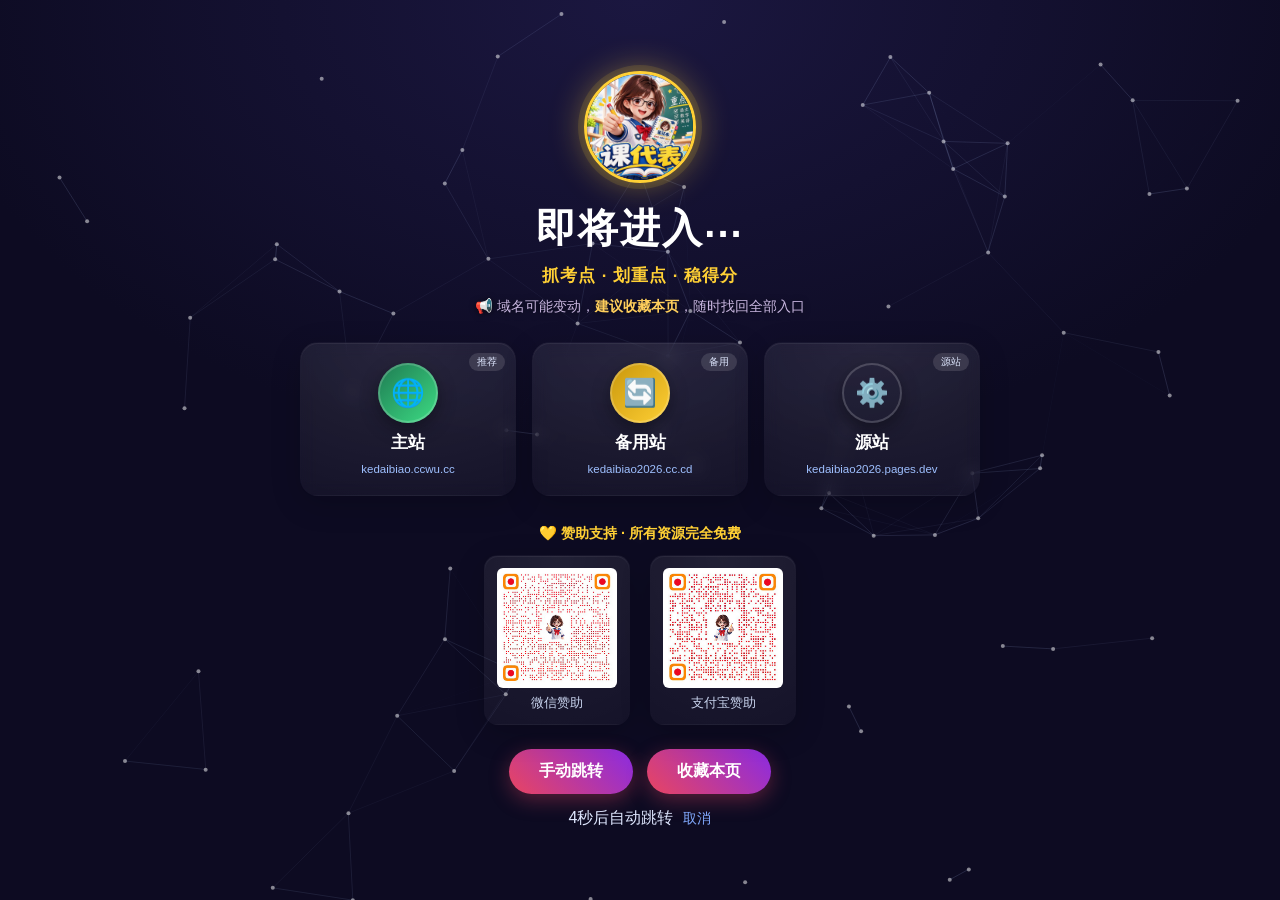
<file: index.html>
<!DOCTYPE html>
<html lang="zh-CN">
<head>
  <meta charset="UTF-8" />
  <link rel="icon" href="assets/avatar.jpg" />
  <meta name="viewport" content="width=device-width, initial-scale=1.0" />
  <title>课代表 · 永久收藏页</title>
  <style>
    *{margin:0;padding:0;box-sizing:border-box}
    html,body{width:100%;min-height:100%}
    body{font-family:"Helvetica Neue","PingFang SC","Hiragino Sans GB","Microsoft YaHei",Arial,sans-serif;
      min-height:100vh;color:#e8edf7;overflow-x:hidden;background:#0d0b22;
      background-image:radial-gradient(1100px 700px at 50% 0%,#1b1740 0%,#0d0b22 65%)}
    /* 全屏粒子背景：鼠标可互动 */
    #particles{position:fixed;inset:0;width:100%;height:100%;z-index:0;display:block}
    /* 内容层：不套大盒子，直接悬浮在背景上 */
    .wrap{position:relative;z-index:2;min-height:100vh;display:flex;flex-direction:column;align-items:center;justify-content:center;
      padding:40px 16px;text-align:center}
    .avatar{width:112px;height:112px;border-radius:50%;display:block;object-fit:cover;
      border:3px solid #ffd035;box-shadow:0 0 0 6px rgba(255,208,53,.12),0 0 34px rgba(255,208,53,.45);
      animation:float 4s ease-in-out infinite,magic 3s ease-in-out infinite alternate}
    h1{font-size:clamp(1.9rem,5vw,2.5rem);margin:18px 0 8px;color:#fff;font-weight:800;display:flex;justify-content:center;letter-spacing:2px}
    h1 span{display:inline-block;animation:wave 1.8s infinite;animation-delay:calc(.1s * var(--i))}
    .slogan{color:#ffd035;font-size:1.05rem;font-weight:700;letter-spacing:1px}
    .tip{font-size:.9rem;color:#c9b7e0;margin:10px 0 26px;text-shadow:0 1px 6px rgba(0,0,0,.6)}
    .tip b{color:#ffcf5c}
    /* 三个炫酷入口：并排卡片，宽度自适应，不再铺满整行 */
    .sites{display:grid;grid-template-columns:repeat(3,minmax(0,1fr));gap:16px;width:min(680px,100%);margin-bottom:28px}
    .site-card{position:relative;display:flex;flex-direction:column;align-items:center;gap:8px;text-decoration:none;
      padding:20px 12px 18px;border-radius:18px;
      background:radial-gradient(120% 120% at 50% 0%,rgba(255,255,255,.10),rgba(255,255,255,.03));
      border:1px solid transparent;box-shadow:0 8px 30px rgba(0,0,0,.18),inset 0 1px 0 rgba(255,255,255,.06);
      backdrop-filter:blur(8px);-webkit-backdrop-filter:blur(8px);
      transition:transform .3s cubic-bezier(.2,.8,.2,1),box-shadow .3s,border-color .3s;
      animation:cardIn .7s both;overflow:hidden}
    .site-card:nth-child(1){animation-delay:.05s}.site-card:nth-child(2){animation-delay:.15s}.site-card:nth-child(3){animation-delay:.25s}
    .site-card::after{content:"";position:absolute;inset:0;border-radius:inherit;opacity:0;transition:opacity .3s;pointer-events:none}
    .site-card:hover{transform:translateY(-10px) scale(1.04);border-color:rgba(255,255,255,.4)}
    .site-card.main:hover{box-shadow:0 14px 40px rgba(46,204,113,.35)}
    .site-card.backup:hover{box-shadow:0 14px 40px rgba(255,208,53,.32)}
    .site-card.source:hover{box-shadow:0 14px 40px rgba(155,89,182,.38)}
    .orb{width:60px;height:60px;border-radius:50%;display:flex;align-items:center;justify-content:center;font-size:1.7rem;
      color:#fff;box-shadow:0 6px 18px rgba(0,0,0,.35),inset 0 0 0 2px rgba(255,255,255,.18)}
    .main .orb{background:linear-gradient(135deg,#1e7a52,#3ddc84)}
    .backup .orb{background:linear-gradient(135deg,#c8960c,#ffd035)}
    .source .orb{background:linear-gradient(135deg:#5b3fa8,#a86ff0)}
    .site-name{font-size:1.05rem;font-weight:800;color:#fff}
    .site-url{font-size:.72rem;color:#9fc0ff;word-break:break-all;line-height:1.35}
    .site-card:hover .site-url{color:#ffd98a}
    .site-badge{position:absolute;top:10px;right:10px;font-size:.62rem;padding:2px 8px;border-radius:20px;
      background:rgba(255,255,255,.12);color:#dfe7ff}
    /* 赞助：轻玻璃小卡 */
    .sponsor{width:min(680px,100%);margin-bottom:24px;animation:cardIn .8s .3s both}
    .sponsor .st{font-size:.9rem;color:#ffd035;margin-bottom:12px;font-weight:600}
    .qr-row{display:flex;gap:20px;justify-content:center;flex-wrap:wrap}
    .qr-card{background:radial-gradient(120% 120% at 50% 0%,rgba(255,255,255,.09),rgba(255,255,255,.03));
      border:1px solid transparent;box-shadow:0 8px 30px rgba(0,0,0,.2),inset 0 1px 0 rgba(255,255,255,.06);border-radius:14px;
      padding:12px;display:flex;flex-direction:column;align-items:center;gap:6px;color:#c9d4ee;font-size:.82rem;
      transition:transform .3s,box-shadow .3s}
    .qr-card:hover{transform:translateY(-6px);box-shadow:0 12px 30px rgba(0,0,0,.35)}
    .qr-card img{width:120px;height:120px;background:#fff;border-radius:6px;padding:4px;display:block}
    /* 操作按钮 */
    .actions{display:flex;gap:14px;justify-content:center;flex-wrap:wrap;margin-bottom:14px}
    .btn{font-size:1rem;text-decoration:none;background:linear-gradient(45deg,#e94560,#8a2be2);color:#fff;
      padding:12px 30px;border:none;border-radius:50px;cursor:pointer;font-weight:600;
      box-shadow:0 6px 20px rgba(233,69,96,.35);transition:all .3s}
    .btn:hover{transform:translateY(-4px) scale(1.05);box-shadow:0 10px 30px rgba(233,69,96,.55)}
    .countdown{font-size:1rem;color:#dfe7ff;font-weight:500}
    .countdown #cancel{color:#82aaff;cursor:pointer;font-size:.85em;margin-left:10px}
    .countdown #cancel:hover{text-decoration:underline}
    @keyframes float{0%,100%{transform:translateY(0)}50%{transform:translateY(-12px)}}
    @keyframes magic{from{box-shadow:0 0 0 6px rgba(255,208,53,.10),0 0 26px rgba(255,208,53,.35)}
      to{box-shadow:0 0 0 9px rgba(255,208,53,.18),0 0 42px rgba(255,208,53,.65)}}
    @keyframes wave{0%,40%,100%{transform:translateY(0);text-shadow:0 0 4px rgba(255,255,255,.4)}
      20%{transform:translateY(-14px);text-shadow:0 0 18px #fff,0 0 28px #82aaff,0 0 40px #82aaff}}
    @keyframes cardIn{from{opacity:0;transform:translateY(18px)}to{opacity:1;transform:translateY(0)}}
    /* 收藏弹窗 */
    .modal{position:fixed;inset:0;background:rgba(0,0,0,.7);display:flex;align-items:center;justify-content:center;
      visibility:hidden;opacity:0;transition:opacity .3s,visibility .3s;z-index:100}
    .modal.active{visibility:visible;opacity:1}
    .modal-content{background:#1b1b2b;color:#e0e0e0;padding:30px;border-radius:12px;text-align:center;max-width:82%;
      box-shadow:0 8px 30px rgba(0,0,0,.5);border:1px solid rgba(255,255,255,.12)}
    .modal-content p{font-size:1.15rem;margin-bottom:20px;color:#fff}
    .close-btn{background:#e94560;color:#fff;border:none;padding:10px 22px;border-radius:20px;cursor:pointer}
    .close-btn:hover{background:#c63a50}
    @media(max-width:640px){.sites{grid-template-columns:1fr;gap:12px}.site-card{flex-direction:row;text-align:left;justify-content:flex-start;padding:14px 18px;gap:14px}
      .orb{width:48px;height:48px;font-size:1.3rem;flex-shrink:0}.site-name{font-size:1rem}.site-url{font-size:.78rem}.site-badge{display:none}
      .avatar{width:96px;height:96px}.actions{flex-direction:column;align-items:center;gap:10px}.btn{width:80%;text-align:center}}
    @media(prefers-reduced-motion:reduce){*{animation:none!important;transition:none!important}}
  </style>
</head>
<body>
  <canvas id="particles"></canvas>

  <div class="wrap">
    <img class="avatar" src="assets/avatar.jpg" alt="课代表头像" />
    <h1>
      <span style="--i:1">即</span><span style="--i:2">将</span><span style="--i:3">进</span><span style="--i:4">入</span><span style="--i:5">.</span><span style="--i:6">.</span><span style="--i:7">.</span>
    </h1>
    <div class="slogan">抓考点 · 划重点 · 稳得分</div>
    <div class="tip">📢 域名可能变动，<b>建议收藏本页</b>，随时找回全部入口</div>

    <div class="sites">
      <a class="site-card main" href="https://kedaibiao.ccwu.cc/" target="_blank" rel="noopener noreferrer">
        <span class="site-badge">推荐</span>
        <span class="orb">🌐</span><span class="site-name">主站</span>
        <span class="site-url">kedaibiao.ccwu.cc</span>
      </a>
      <a class="site-card backup" href="https://kedaibiao2026.cc.cd/" target="_blank" rel="noopener noreferrer">
        <span class="site-badge">备用</span>
        <span class="orb">🔄</span><span class="site-name">备用站</span>
        <span class="site-url">kedaibiao2026.cc.cd</span>
      </a>
      <a class="site-card source" href="https://kedaibiao2026.pages.dev/" target="_blank" rel="noopener noreferrer">
        <span class="site-badge">源站</span>
        <span class="orb">⚙️</span><span class="site-name">源站</span>
        <span class="site-url">kedaibiao2026.pages.dev</span>
      </a>
    </div>

    <div class="sponsor">
      <div class="st">💛 赞助支持 · 所有资源完全免费</div>
      <div class="qr-row">
        <div class="qr-card"><img src="assets/qr/wechat-sponsor.png?v=2" alt="微信赞助二维码"><span>微信赞助</span></div>
        <div class="qr-card"><img src="assets/qr/alipay-sponsor.png?v=3" alt="支付宝赞助二维码"><span>支付宝赞助</span></div>
      </div>
    </div>

    <div class="actions">
      <a id="manualLink" class="btn" href="#">手动跳转</a>
      <span id="bookmarkBtn" class="btn">收藏本页</span>
    </div>
    <div class="countdown"><span id="cdText">5秒后自动跳转</span><span id="cancel">取消</span></div>
  </div>

  <div id="bookmarkModal" class="modal">
    <div class="modal-content">
      <p>请按 Ctrl+D (Windows) 或 Command+D (Mac) 收藏此页面。</p>
      <button class="close-btn" id="closeModalBtn">关闭</button>
    </div>
  </div>

  <script>
    /* --- 粒子背景：内联实现 + 鼠标交互(靠近连线/点击推开)，零 CDN 依赖 --- */
    (function(){
      if(window.matchMedia && matchMedia('(prefers-reduced-motion: reduce)').matches) return;
      var c=document.getElementById('particles'),x=c.getContext('2d'),W,H,ps=[],n=75;
      var mouse={x:-9999,y:-9999};
      function resize(){W=c.width=innerWidth;H=c.height=innerHeight}
      resize(); addEventListener('resize',resize);
      addEventListener('mousemove',function(e){mouse.x=e.clientX;mouse.y=e.clientY});
      addEventListener('mouseout',function(){mouse.x=-9999;mouse.y=-9999});
      addEventListener('touchmove',function(e){if(e.touches[0]){mouse.x=e.touches[0].clientX;mouse.y=e.touches[0].clientY}},{passive:true});
      addEventListener('click',function(e){
        for(var i=0;i<n;i++){var p=ps[i],dx=p.x-e.clientX,dy=p.y-e.clientY,d=Math.sqrt(dx*dx+dy*dy);
          if(d<160&&d>0){p.vx+=dx/d*2.4;p.vy+=dy/d*2.4}}
      });
      for(var i=0;i<n;i++){var vx=(Math.random()-.5)*.6,vy=(Math.random()-.5)*.6;
        ps.push({x:Math.random()*W,y:Math.random()*H,vx:vx,vy:vy,bx:vx,by:vy})}
      function draw(){
        x.clearRect(0,0,W,H);
        for(var i=0;i<n;i++){
          var p=ps[i];
          p.vx+=(p.bx-p.vx)*.02; p.vy+=(p.by-p.vy)*.02;  // 回归基础速度
          p.x+=p.vx; p.y+=p.vy;
          if(p.x<0||p.x>W)p.vx*=-1; if(p.y<0||p.y>H)p.vy*=-1;
          // 鼠标邻近：高亮 + grab 连线
          var mdx=p.x-mouse.x,mdy=p.y-mouse.y,md2=mdx*mdx+mdy*mdy;
          var near=md2<20000;
          x.fillStyle=near?'rgba(255,208,53,.95)':'rgba(255,255,255,.5)';
          x.beginPath();x.arc(p.x,p.y,near?3:2,0,6.283);x.fill();
          if(near){x.strokeStyle='rgba(255,208,53,'+(.5*(1-md2/20000))+')';
            x.beginPath();x.moveTo(p.x,p.y);x.lineTo(mouse.x,mouse.y);x.stroke()}
          for(var j=i+1;j<n;j++){
            var q=ps[j],dx=p.x-q.x,dy=p.y-q.y,d=dx*dx+dy*dy;
            if(d<18000){x.strokeStyle='rgba(180,200,255,'+(.16*(1-d/18000))+')';
              x.beginPath();x.moveTo(p.x,p.y);x.lineTo(q.x,q.y);x.stroke()}
          }
        }
        requestAnimationFrame(draw);
      }
      draw();
    })();

    /* --- 跳转：targetUrls 一处可改，默认跳主站 --- */
    var targetUrls=["https://kedaibiao.ccwu.cc/","https://kedaibiao2026.cc.cd/","https://kedaibiao2026.pages.dev/"];
    var targetUrl=targetUrls[0];
    var manual=document.getElementById('manualLink'); manual.href=targetUrl;
    var seconds=5,cdText=document.getElementById('cdText'),cancel=document.getElementById('cancel'),stopped=false;
    manual.addEventListener('click',function(){stopped=true});
    var timer=setInterval(function(){
      if(stopped){clearInterval(timer);return}
      if(seconds>1){seconds--;cdText.textContent=seconds+'秒后自动跳转'}
      else{clearInterval(timer);window.location.href=targetUrl}
    },1000);
    cancel.addEventListener('click',function(){stopped=true;clearInterval(timer);
      cdText.textContent='已取消，请从上方选择或手动跳转';cancel.style.display='none'});

    /* --- 收藏弹窗 --- */
    var bookmarkBtn=document.getElementById('bookmarkBtn'),modal=document.getElementById('bookmarkModal'),closeBtn=document.getElementById('closeModalBtn');
    bookmarkBtn.addEventListener('click',function(){
      if(window.external&&'AddFavorite' in window.external) window.external.AddFavorite(location.href,document.title);
      else modal.classList.add('active');
    });
    closeBtn.addEventListener('click',function(){modal.classList.remove('active')});
    modal.addEventListener('click',function(e){if(e.target===modal)modal.classList.remove('active')});
  </script>
</body>
</html>
</file>
